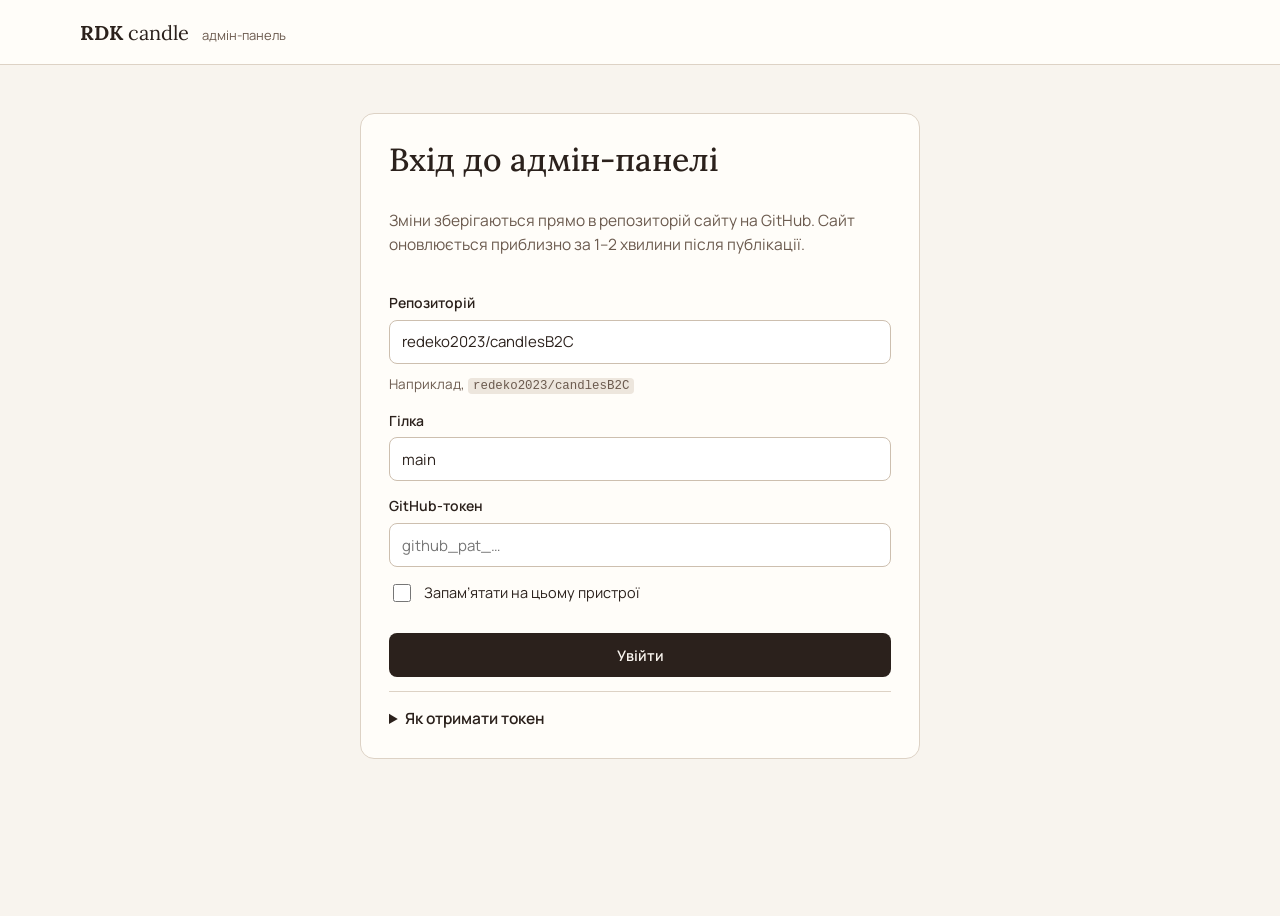
<file: admin.html>
<!doctype html>
<html lang="uk">
<head>
<meta charset="utf-8">
<meta name="viewport" content="width=device-width,initial-scale=1">
<meta name="robots" content="noindex,nofollow">
<title>Адмін-панель — RDK Candle</title>
<link rel="icon" href="assets/img/site/favicon.svg" type="image/svg+xml">
<link rel="preconnect" href="https://fonts.googleapis.com">
<link rel="preconnect" href="https://fonts.gstatic.com" crossorigin>
<link rel="stylesheet" href="https://fonts.googleapis.com/css2?family=Lora:wght@500&family=Manrope:wght@400;500;600;700&display=swap">
<link rel="stylesheet" href="assets/css/admin.css">
</head>
<body>
<header class="bar">
  <div class="wrap bar-in">
    <a class="brand" href="./" target="_blank" rel="noopener"><b>RDK</b> candle <span>адмін-панель</span></a>
    <div class="bar-actions" id="barActions" hidden>
      <span class="who" id="who"></span>
      <a class="btn btn-ghost btn-sm" href="./" target="_blank" rel="noopener">Відкрити сайт</a>
      <button type="button" class="btn btn-ghost btn-sm" id="btnLogout">Вийти</button>
    </div>
  </div>
</header>

<main class="wrap">
  <!-- ВХІД -->
  <section class="card login" id="loginView" aria-labelledby="h-login">
    <h1 id="h-login">Вхід до адмін-панелі</h1>
    <p class="muted">Зміни зберігаються прямо в репозиторій сайту на GitHub. Сайт оновлюється приблизно за 1–2 хвилини після публікації.</p>
    <form id="loginForm" novalidate>
      <div class="field"><label for="l-repo">Репозиторій</label><input id="l-repo" autocomplete="off" spellcheck="false" placeholder="акаунт/назва"><p class="hint">Наприклад, <code>redeko2023/candlesB2C</code></p></div>
      <div class="field"><label for="l-branch">Гілка</label><input id="l-branch" autocomplete="off" spellcheck="false" value="main"></div>
      <div class="field"><label for="l-token">GitHub-токен</label><input id="l-token" type="password" autocomplete="off" spellcheck="false" placeholder="github_pat_…"></div>
      <label class="check"><input type="checkbox" id="l-remember"> Запам’ятати на цьому пристрої</label>
      <p class="err" id="loginErr" role="alert"></p>
      <button type="submit" class="btn btn-cta" id="btnLogin">Увійти</button>
    </form>
    <details class="help">
      <summary>Як отримати токен</summary>
      <ol>
        <li>На GitHub відкрийте <b>Settings → Developer settings → Personal access tokens → Fine-grained tokens</b> і натисніть <b>Generate new token</b>.</li>
        <li>Назва — наприклад, «Адмінка свічок». Термін дії — на ваш розсуд (наприклад, 1 рік).</li>
        <li><b>Repository access</b> → <b>Only select repositories</b> → оберіть репозиторій сайту.</li>
        <li><b>Permissions → Repository permissions → Contents</b> → <b>Read and write</b>. Інші дозволи не потрібні.</li>
        <li>Натисніть <b>Generate token</b>, скопіюйте токен і вставте його сюди.</li>
      </ol>
      <p class="muted">Токен дає право змінювати лише цей репозиторій. Не пересилайте його іншим. Якщо токен потрапив до сторонніх, видаліть його на GitHub і створіть новий.</p>
    </details>
  </section>

  <!-- РЕДАКТОР -->
  <section id="appView" hidden>
    <div class="tabs" role="tablist" aria-label="Розділи адмін-панелі">
      <button type="button" role="tab" id="tab-products" aria-controls="pane-products" aria-selected="true">Товари</button>
      <button type="button" role="tab" id="tab-cats" aria-controls="pane-cats" aria-selected="false" tabindex="-1">Категорії</button>
      <button type="button" role="tab" id="tab-works" aria-controls="pane-works" aria-selected="false" tabindex="-1">Приклади робіт</button>
      <button type="button" role="tab" id="tab-photos" aria-controls="pane-photos" aria-selected="false" tabindex="-1">Фото сайту</button>
      <button type="button" role="tab" id="tab-prices" aria-controls="pane-prices" aria-selected="false" tabindex="-1">Ціни</button>
      <button type="button" role="tab" id="tab-scents" aria-controls="pane-scents" aria-selected="false" tabindex="-1">Аромати</button>
      <button type="button" role="tab" id="tab-texts" aria-controls="pane-texts" aria-selected="false" tabindex="-1">Контакти й тексти</button>
    </div>
    <div class="pane" role="tabpanel" id="pane-products" aria-labelledby="tab-products"></div>
    <div class="pane" role="tabpanel" id="pane-cats" aria-labelledby="tab-cats" hidden></div>
    <div class="pane" role="tabpanel" id="pane-works" aria-labelledby="tab-works" hidden></div>
    <div class="pane" role="tabpanel" id="pane-photos" aria-labelledby="tab-photos" hidden></div>
    <div class="pane" role="tabpanel" id="pane-prices" aria-labelledby="tab-prices" hidden></div>
    <div class="pane" role="tabpanel" id="pane-scents" aria-labelledby="tab-scents" hidden></div>
    <div class="pane" role="tabpanel" id="pane-texts" aria-labelledby="tab-texts" hidden></div>
  </section>
</main>

<div class="publish" id="publishBar" hidden>
  <div class="wrap publish-in">
    <p id="dirtyText" aria-live="polite">Змін немає</p>
    <div class="publish-btns">
      <button type="button" class="btn btn-ghost" id="btnDiscard" disabled>Скасувати зміни</button>
      <button type="button" class="btn btn-cta" id="btnPublish" disabled>Опублікувати на сайті</button>
    </div>
  </div>
</div>

<dialog id="editDlg" aria-labelledby="h-edit">
  <form id="editForm" class="dlg" novalidate>
    <div class="dlg-head"><h2 id="h-edit"></h2><button type="button" class="icon-btn" data-close aria-label="Закрити">✕</button></div>
    <div id="editBody"></div>
    <p class="err" id="editErr" role="alert"></p>
    <div class="dlg-foot"><button type="button" class="btn btn-ghost" data-close>Скасувати</button><button type="submit" class="btn btn-cta">Зберегти</button></div>
  </form>
</dialog>

<div class="toast" id="toast" role="status" aria-live="polite"></div>

<script src="assets/js/admin.js"></script>
</body>
</html>
</file>
<file: assets/css/admin.css>
:root{
  --ivory:#F8F4EE; --porcelain:#FFFDF9; --stone:#EDE6DD; --espresso:#2B211C; --umber:#6B5A4E; --line:#DDD2C5;
  --gold:#B08D57; --gold-text:#8A6A3B; --focus:#2D5BD8;
  --ok:#2F6B45; --ok-bg:#E8F1EA; --warn:#7E5508; --warn-bg:#F7EDDA; --bad:#9F2A1F; --bad-bg:#F8E6E2;
  --f-display:"Lora",Georgia,serif; --f-body:"Manrope",system-ui,-apple-system,"Segoe UI",Arial,sans-serif;
  --r:10px;
}
*{box-sizing:border-box}
body{margin:0; background:var(--ivory); color:var(--espresso); font:15.5px/1.55 var(--f-body); padding-bottom:110px}
[hidden]{display:none!important}
img{max-width:100%}
a{color:var(--gold-text)}
.wrap{width:min(1120px, 100% - 32px); margin-inline:auto}
h1,h2,h3{font-family:var(--f-display); font-weight:500; line-height:1.15; margin:0}
h1{font-size:32px} h2{font-size:24px} h3{font-size:19px}
.muted,.hint{color:var(--umber)} .hint{font-size:13.5px; margin:4px 0 0}
code{background:var(--stone); padding:1px 5px; border-radius:4px; font-size:.92em}
:focus-visible{outline:2px solid var(--focus); outline-offset:2px}

.bar{background:var(--porcelain); border-bottom:1px solid var(--line); position:sticky; top:0; z-index:20}
.bar-in{display:flex; align-items:center; justify-content:space-between; gap:16px; min-height:64px; flex-wrap:wrap}
.brand{color:var(--espresso); text-decoration:none; font-family:var(--f-display); font-size:20px}
.brand span{font-family:var(--f-body); font-size:13px; color:var(--umber); margin-left:8px}
.bar-actions{display:flex; align-items:center; gap:10px; flex-wrap:wrap}
.who{font-size:13.5px; color:var(--umber)}
@media (max-width:640px){ .who{display:none} .bar-in{min-height:56px} .publish-in{min-height:0} .publish p{width:100%} }

.btn{display:inline-flex; align-items:center; justify-content:center; gap:8px; min-height:44px; padding:0 18px; border-radius:8px; border:1px solid transparent; font:600 14.5px var(--f-body); cursor:pointer; text-decoration:none; white-space:nowrap}
.btn-sm{min-height:38px; padding:0 14px; font-size:13.5px}
.btn-cta{background:var(--espresso); color:var(--ivory)}
.btn-cta:hover{background:#45362d}
.btn-ghost{background:transparent; color:var(--espresso); border-color:#CDBFAF}
.btn-ghost:hover{border-color:var(--espresso)}
.btn-danger{background:transparent; color:var(--bad); border-color:#E2B9B2}
.btn[disabled]{opacity:.45; cursor:not-allowed}
.icon-btn{min-width:38px; min-height:38px; border:1px solid var(--line); border-radius:8px; background:var(--porcelain); cursor:pointer; font-size:15px; color:var(--espresso)}
.icon-btn:hover{border-color:var(--espresso)}
.icon-btn[disabled]{opacity:.35; cursor:not-allowed}

.card{background:var(--porcelain); border:1px solid var(--line); border-radius:14px; padding:28px}
.login{max-width:560px; margin:48px auto; display:grid; gap:14px}
.login form{display:grid; gap:14px; margin-top:6px}
.help{border-top:1px solid var(--line); padding-top:14px}
.help summary{cursor:pointer; font-weight:600}
.help ol{padding-left:20px; display:grid; gap:6px}

.field{display:grid; gap:6px}
.field > label, .field > .lbl{font-weight:600; font-size:14px}
input[type=text], input:not([type]), input[type=password], input[type=number], input[type=email], input[type=tel], textarea, select{
  width:100%; min-height:44px; padding:10px 12px; border:1px solid #CDBFAF; border-radius:8px; background:#fff; font:15px var(--f-body); color:var(--espresso)}
textarea{min-height:84px; resize:vertical}
input[aria-invalid=true]{border-color:var(--bad)}
.check{display:inline-flex; gap:10px; align-items:center; font-size:14.5px; cursor:pointer}
.check input{width:18px; height:18px; accent-color:var(--espresso)}
.checks{display:flex; gap:18px; flex-wrap:wrap}
.err{color:var(--bad); margin:0; font-size:14px; min-height:0}
.grid2{display:grid; grid-template-columns:1fr 1fr; gap:14px}
@media (max-width:640px){ .grid2{grid-template-columns:1fr} }

.tabs{display:flex; gap:6px; margin:28px 0 18px; overflow-x:auto; padding-bottom:4px}
.tabs button{border:1px solid var(--line); background:var(--porcelain); border-radius:999px; min-height:42px; padding:0 16px; font:600 14px var(--f-body); color:var(--espresso); cursor:pointer; white-space:nowrap}
.tabs button[aria-selected=true]{background:var(--espresso); border-color:var(--espresso); color:var(--ivory)}
.pane{display:grid; gap:18px}
.pane-head{display:flex; justify-content:space-between; align-items:end; gap:16px; flex-wrap:wrap}
.pane-head p{margin:6px 0 0; max-width:70ch}

.list{list-style:none; margin:0; padding:0; display:grid; gap:10px}
.row{display:grid; grid-template-columns:72px minmax(0,1fr) auto; gap:14px; align-items:center; background:var(--porcelain); border:1px solid var(--line); border-radius:var(--r); padding:10px 12px}
.row.is-hidden{opacity:.6}
.thumb{width:72px; height:72px; border-radius:8px; overflow:hidden; background:var(--stone); display:grid; place-items:center; font-size:11px; text-align:center; color:var(--umber); line-height:1.2; padding:4px}
.thumb img{width:100%; height:100%; object-fit:cover; display:block}
.row b{display:block; font-weight:600}
.row small{color:var(--umber); font-size:13px}
.badge{display:inline-block; font-size:11.5px; font-weight:700; padding:2px 8px; border-radius:999px; background:var(--stone); color:var(--umber); margin-left:6px; vertical-align:middle}
.badge.new{background:var(--warn-bg); color:var(--warn)}
.row-actions{display:flex; gap:6px; flex-wrap:wrap; justify-content:flex-end}
@media (max-width:700px){ .row{grid-template-columns:56px minmax(0,1fr)} .thumb{width:56px; height:56px} .row-actions{grid-column:1 / -1; justify-content:flex-start} }

.photo-slots{display:grid; grid-template-columns:repeat(auto-fill,minmax(240px,1fr)); gap:16px}
.slot{background:var(--porcelain); border:1px solid var(--line); border-radius:var(--r); padding:14px; display:grid; gap:10px; align-content:start}
.slot .pv{aspect-ratio:1/1; border-radius:8px; overflow:hidden; background:var(--stone)}
.slot .pv img{width:100%; height:100%; object-fit:cover}

.uploader{display:grid; grid-template-columns:120px minmax(0,1fr); gap:14px; align-items:start}
.uploader .pv{width:120px; height:120px; border-radius:8px; overflow:hidden; background:var(--stone); display:grid; place-items:center; color:var(--umber); font-size:12px; text-align:center}
.uploader .pv img{width:100%; height:100%; object-fit:cover}
.file-btn{position:relative; overflow:hidden}
.file-btn input{position:absolute; inset:0; opacity:0; cursor:pointer}
.note{border-radius:8px; padding:10px 12px; font-size:14px}
.note.warn{background:var(--warn-bg); color:var(--warn)}
.note.ok{background:var(--ok-bg); color:var(--ok)}
.note.bad{background:var(--bad-bg); color:var(--bad)}

table.tiers{border-collapse:collapse; width:100%; max-width:560px}
table.tiers th, table.tiers td{text-align:left; padding:6px 8px 6px 0}
table.tiers th{font-size:13.5px; color:var(--umber); font-weight:600}

.group{background:var(--porcelain); border:1px solid var(--line); border-radius:var(--r); padding:16px; display:grid; gap:12px}
.group-head{display:flex; gap:10px; align-items:center}
.group-head input{font-weight:600}
.scent-row{display:grid; grid-template-columns:minmax(0,1fr) minmax(0,2fr) auto auto; gap:8px; align-items:center}
@media (max-width:700px){ .scent-row{grid-template-columns:1fr; padding-bottom:10px; border-bottom:1px solid var(--line)} }

.section{background:var(--porcelain); border:1px solid var(--line); border-radius:var(--r); padding:18px; display:grid; gap:14px}

.publish{position:fixed; left:0; right:0; bottom:0; z-index:30; background:var(--porcelain); border-top:1px solid var(--line); box-shadow:0 -10px 30px rgba(43,33,28,.08)}
.publish-in{display:flex; justify-content:space-between; align-items:center; gap:14px; min-height:72px; flex-wrap:wrap; padding-block:10px}
.publish p{margin:0; font-weight:600}
.publish-btns{display:flex; gap:10px; flex-wrap:wrap}
.publish.dirty{background:#FFF8EC}

dialog{border:0; border-radius:14px; padding:0; width:min(680px, 100vw - 24px); max-height:calc(100dvh - 24px); background:var(--porcelain); color:var(--espresso)}
dialog::backdrop{background:rgba(43,33,28,.55)}
.dlg{padding:24px; display:grid; gap:14px}
.dlg-head{display:flex; justify-content:space-between; align-items:start; gap:12px}
.dlg-foot{display:flex; justify-content:flex-end; gap:10px; flex-wrap:wrap; position:sticky; bottom:0; background:var(--porcelain); padding-top:10px}
#editBody{display:grid; gap:14px}

.toast{position:fixed; left:50%; bottom:96px; transform:translateX(-50%) translateY(20px); background:var(--espresso); color:var(--ivory); padding:12px 18px; border-radius:10px; opacity:0; pointer-events:none; transition:.25s; z-index:50; max-width:calc(100vw - 32px)}
.toast.show{opacity:1; transform:translateX(-50%)}
.busy{cursor:progress}

.cat-row{display:grid; grid-template-columns:minmax(0,1fr) auto auto; gap:12px; align-items:center}
.cat-row small{color:var(--umber); font-size:13px; white-space:nowrap}
@media (max-width:640px){ .cat-row{grid-template-columns:1fr} }
</file>
